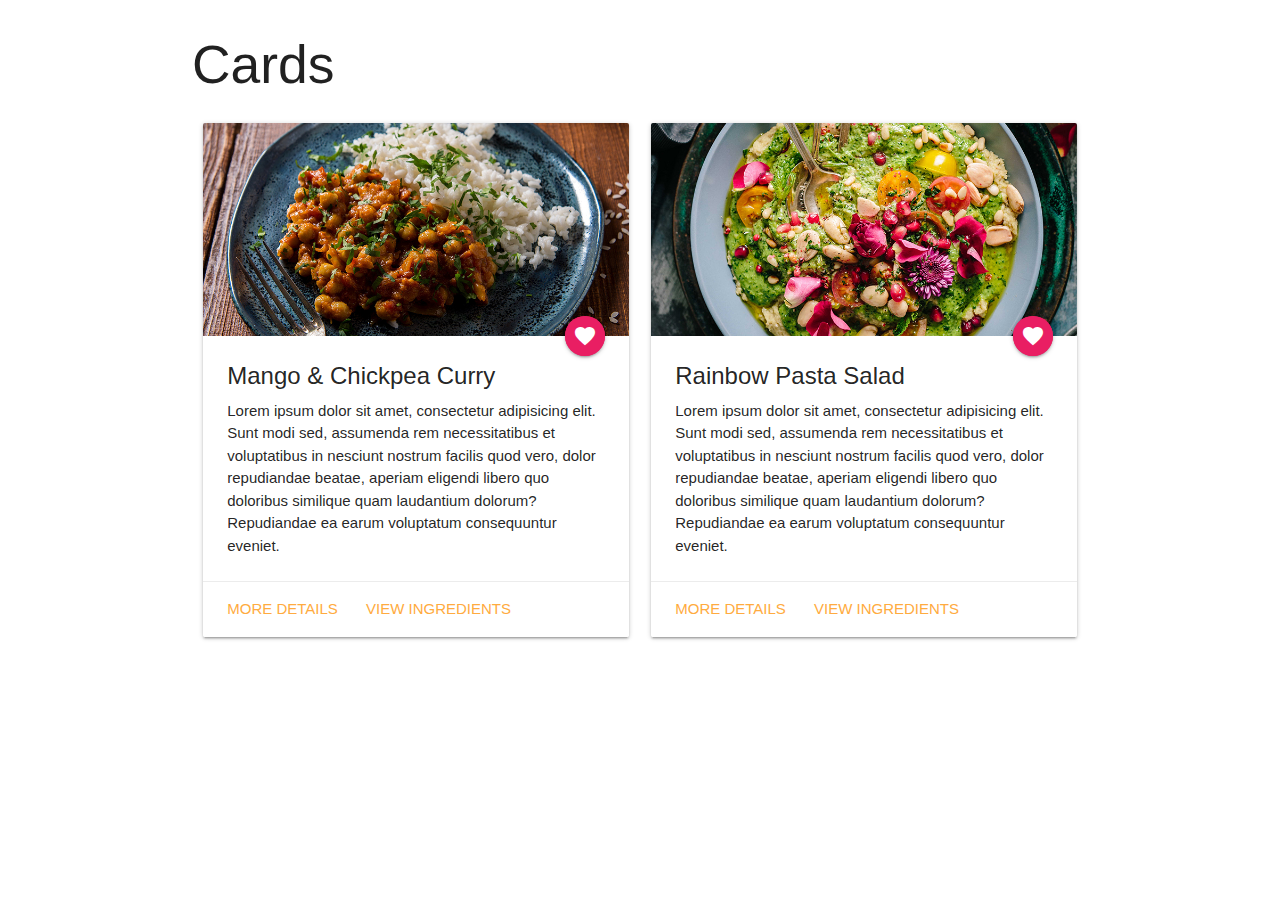
<file: index.html>
<html lang="en">
  <head>
    <meta charset="UTF-8">
    <meta name="viewport" content="width=device-width, initial-scale=1.0">
    <!--Import Google Icon Font-->
    <link href="https://fonts.googleapis.com/icon?family=Material+Icons" rel="stylesheet">
    <!-- Compiled and minified CSS -->
    <link rel="stylesheet" href="https://cdnjs.cloudflare.com/ajax/libs/materialize/1.0.0/css/materialize.min.css">
    <title>Materialize CSS</title>
  </head>
  <body>
    <div class="container">
      <h2>Cards</h2>
      <div class="row">
        <div class="col s12 l6">
          <div class="card">
            <div class="card-image">
              <img src="curry.jpg" alt="">
              <a href="#" class="halfway-fab btn-floating pink pulse">
                <i class="material-icons">favorite</i>
              </a>
            </div>
            <div class="card-content">
              <span class="card-title">Mango & Chickpea Curry</span>
              <p>Lorem ipsum dolor sit amet, consectetur adipisicing elit. Sunt modi sed, assumenda rem necessitatibus et voluptatibus in nesciunt nostrum facilis quod vero, dolor repudiandae beatae, aperiam eligendi libero quo doloribus similique quam laudantium dolorum? Repudiandae ea earum voluptatum consequuntur eveniet.</p>
            </div>
            <div class="card-action">
              <a href="#">More Details</a>
              <a href="#">View Ingredients</a>
            </div>
          </div>
        </div>
        <div class="col s12 l6">
          <div class="card">
            <div class="card-image">
              <img src="pasta.jpg" alt="">
              <a href="#" class="halfway-fab btn-floating pink pulse">
                <i class="material-icons">favorite</i>
              </a>
            </div>
            <div class="card-content">
              <span class="card-title">Rainbow Pasta Salad</span>
              <p>Lorem ipsum dolor sit amet, consectetur adipisicing elit. Sunt modi sed, assumenda rem necessitatibus et voluptatibus in nesciunt nostrum facilis quod vero, dolor repudiandae beatae, aperiam eligendi libero quo doloribus similique quam laudantium dolorum? Repudiandae ea earum voluptatum consequuntur eveniet.</p>
            </div>
            <div class="card-action">
              <a href="#">More Details</a>
              <a href="#">View Ingredients</a>
            </div>
          </div>
        </div>
      </div>
    </div>
    <script src="https://code.jquery.com/jquery-3.7.0.min.js"></script>
    <!-- Compiled and minified JavaScript -->
    <script src="https://cdnjs.cloudflare.com/ajax/libs/materialize/1.0.0/js/materialize.min.js"></script>
  </body>
</html>
</file>
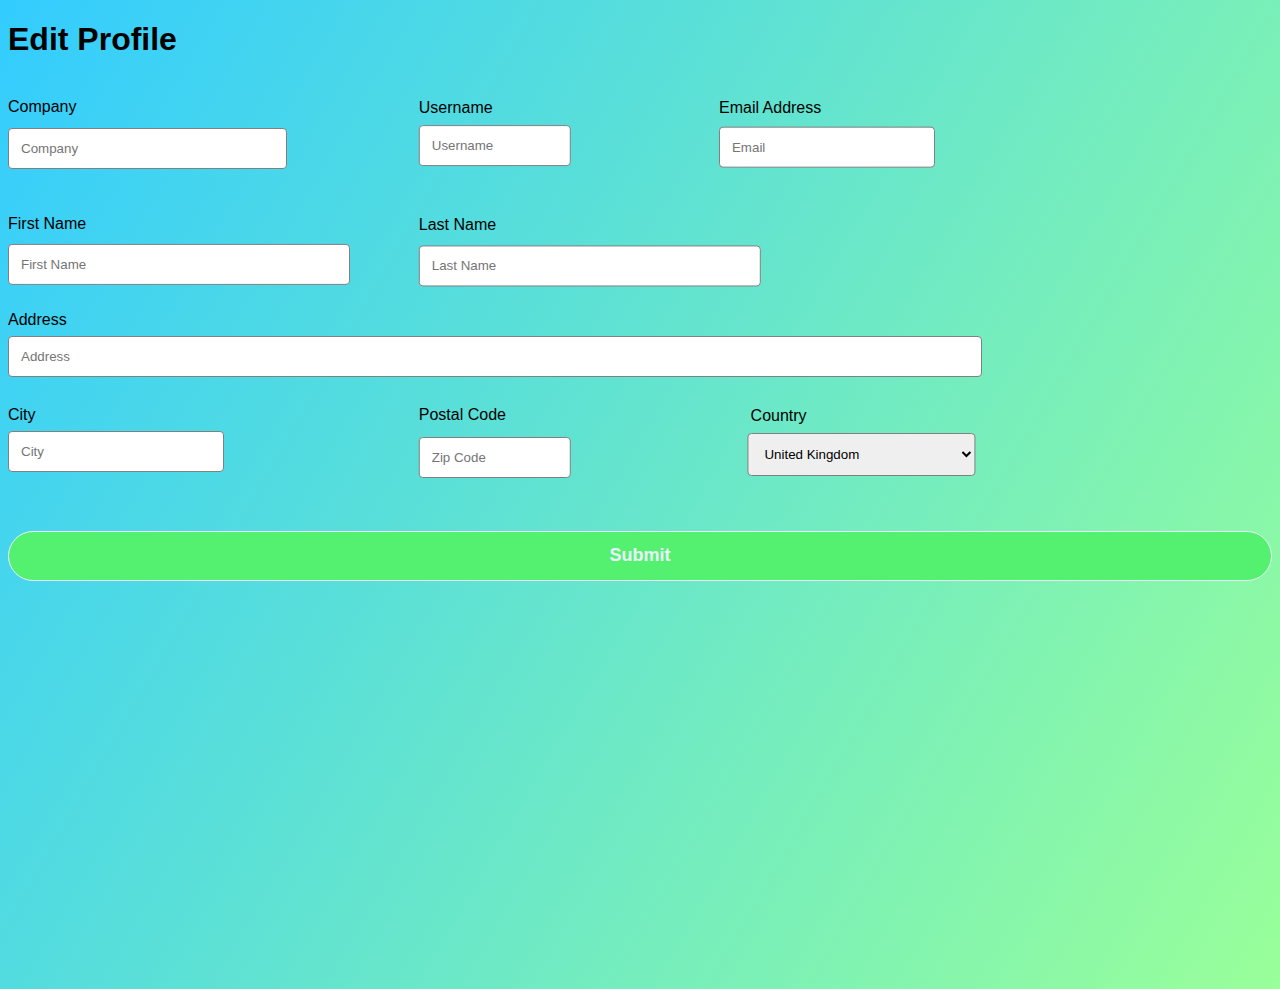
<file: Form.html>
<!DOCTYPE html>
<html lang="en">
    <head>
        <meta charset="UTF-8">
        <meta name="viewport" content="width=device-width, initial-scale=1.0">
        <title>Form</title>
        <link rel="stylesheet" href="Form.css">
        
    </head>   

    <body>
        <h1>Edit Profile</h1>
        <form method="get">
            <div class="row">
                <div class="col-1">
                    <label>Company</label>
                </div>
                <div class="col-2">
                    <input type="text" name="company" placeholder="Company" required>
                </div>
            </div>
            <div class="row">
                <div class="col-3">
                    <label>Username</label>
                </div>
                <div class="col-4">
                    <input type="text" name="username" placeholder="Username" required>
                </div>
            </div>
            <div class="row">
                <div class="col-5">
                    <label>Email Address</label>
                </div>
                <div class="col-6">
                    <input type="text" name="email" placeholder="Email" required>
                </div>
            </div>
            <div class="row">
                <div class="col-7">
                    <label>First Name</label>
                </div>
                <div class="col-8">
                    <input type="text" name="fName" placeholder="First Name" required>
                </div>
            </div>
            <div class="row">
                <div class="col-71">
                    <label>Last Name</label>
                </div>
                <div class="col-81">
                    <input type="text" name="lName" placeholder="Last Name" required>
                </div>
            </div>
            <div class="row">
                <div class="col-9">
                    <label>Address</label>
                </div>
                <div class="col-10">
                    <input type="text" name="address" placeholder="Address" required>
                </div>
            </div>
            <div class="row">
                <div class="col-51">
                    <label>City</label>
                </div>
                <div class="col-61">
                    <input type="text" name="city" placeholder="City" required>
                </div>
            </div>
            <div class="row">
                <div class="col-31">
                    <label>Postal Code</label>
                </div>
                <div class="col-41">
                    <input type="text" name="postal" placeholder="Zip Code" required>
                </div>
            </div>
            <div class="row">
                <div class="col-11">
                    <label>Country</label>
                </div>
                <div class="col-12">
                    <select type="text" name="country" placeholder="Country">
                        <option value="united kingdom">United Kingdom</option>
                        <option value="australia">Australia</option>
                        <option value="germany">Germany</option>
                        <option value="india">India</option>
                        <option value="united states">United States</option>
                    </select>
                </div>
            </div>
            <input type="submit" value="Submit">
        </form>  
    </body>
</html>
</file>
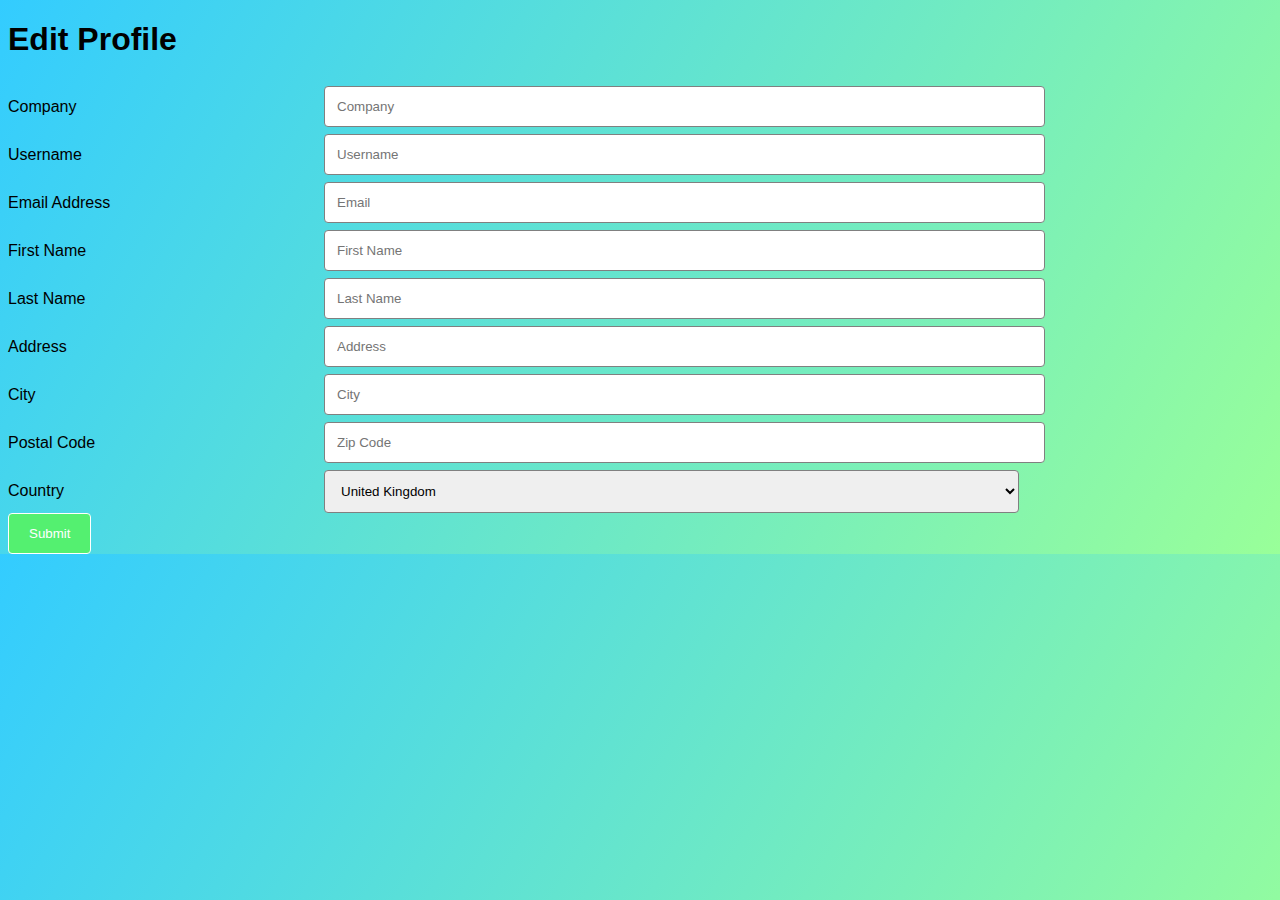
<file: Form2.html>
<!DOCTYPE html>
<html lang="en">
    <head>
        <meta charset="UTF-8">
        <meta name="viewport" content="width=device-width, initial-scale=1.0">
        <title>Form</title>
        <link rel="stylesheet" href="Form2.css">
        
    </head>   

    <body>
        <h1>Edit Profile</h1>
        <form method="get">
            <div class="row">
                <div class="col-7">
                    <label>Company</label>
                </div>
                <div class="col-8">
                    <input type="text" name="company" placeholder="Company" required>
                </div>
            </div>
            <div class="row">
                <div class="col-7">
                    <label>Username</label>
                </div>
                <div class="col-8">
                    <input type="text" name="username" placeholder="Username" required>
                </div>
            </div>
            <div class="row">
                <div class="col-7">
                    <label>Email Address</label>
                </div>
                <div class="col-8">
                    <input type="text" name="email" placeholder="Email" required>
                </div>
            </div>
            <div class="row">
                <div class="col-7">
                    <label>First Name</label>
                </div>
                <div class="col-8">
                    <input type="text" name="fName" placeholder="First Name" required>
                </div>
            </div>
            <div class="row">
                <div class="col-7">
                    <label>Last Name</label>
                </div>
                <div class="col-8">
                    <input type="text" name="lName" placeholder="Last Name" required>
                </div>
            </div>
            <div class="row">
                <div class="col-7">
                    <label>Address</label>
                </div>
                <div class="col-8">
                    <input type="text" name="address" placeholder="Address" required>
                </div>
            </div>
            <div class="row">
                <div class="col-7">
                    <label>City</label>
                </div>
                <div class="col-8">
                    <input type="text" name="city" placeholder="City" required>
                </div>
            </div>
            <div class="row">
                <div class="col-7">
                    <label>Postal Code</label>
                </div>
                <div class="col-8">
                    <input type="text" name="postal" placeholder="Zip Code" required>
                </div>
            </div>
            <div class="row">
                <div class="col-7">
                    <label>Country</label>
                </div>
                <div class="col-8">
                    <select type="text" name="country" placeholder="Country">
                        <option value="united kingdom">United Kingdom</option>
                        <option value="australia">Australia</option>
                        <option value="germany">Germany</option>
                        <option value="india">India</option>
                        <option value="united states">United States</option>
                    </select>
                </div>
            </div>
            <input type="submit" value="Submit">
        </form>  
    </body>
</html>
</file>
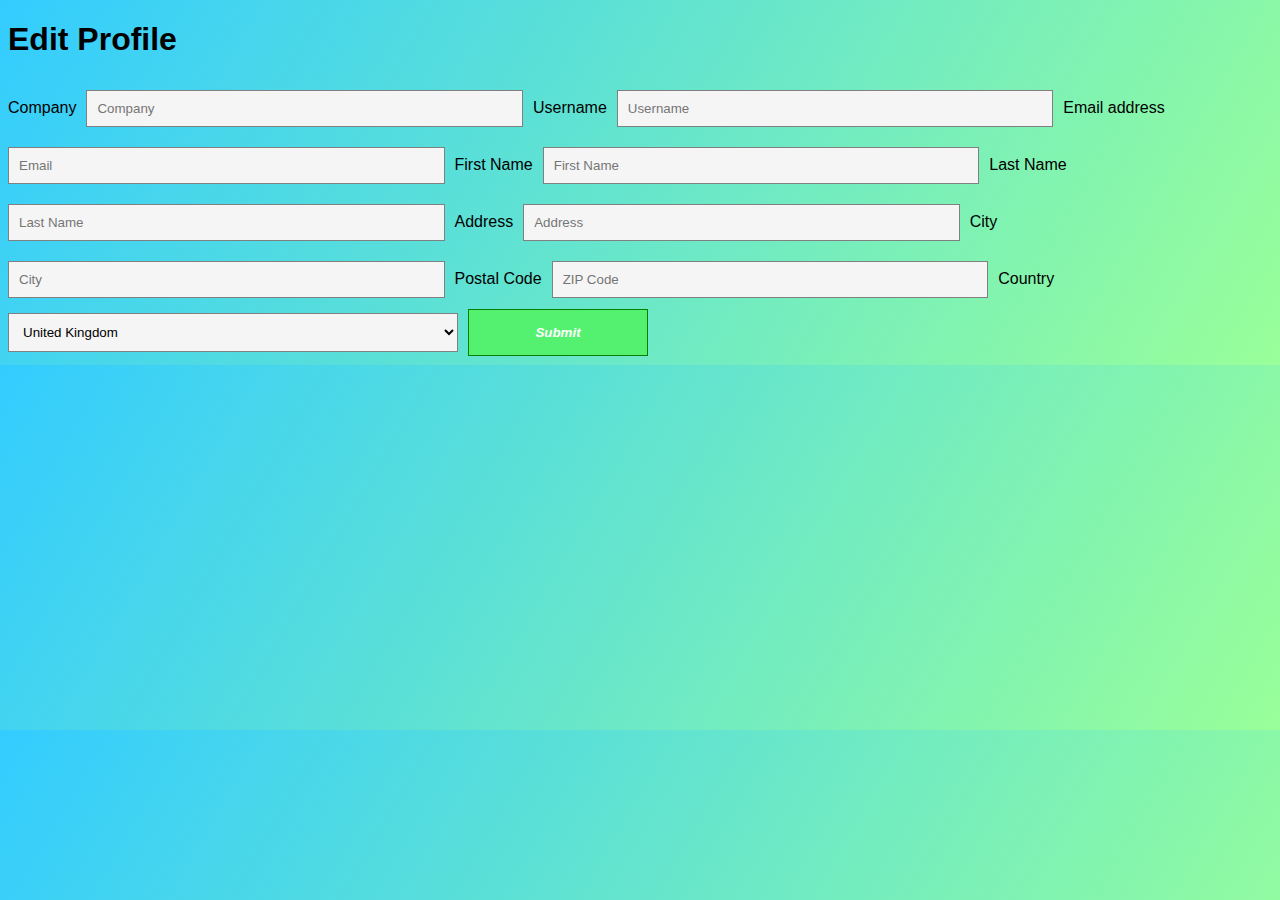
<file: Form4.html>
<!DOCTYPE html>
<html lang="en">
    <head>
        <meta charset="UTF-8">
        <meta name="viewport" content="width=device-width, initial-scale=1.0">
        <title>Form</title>
        <link rel="stylesheet" href="Form4.css">
        
    </head>   

    <body>
        <h1>Edit Profile</h1>
        <form class="form" action="action_page.php" method="post">
            <label for="company">Company</label>
            <input type="text" id="company" placeholder="Company" name="company">
            <label for="username">Username</label>
            <input type="text" id="username" placeholder="Username" name="username">
            <label for="email">Email address</label>
            <input type="email" id="email" placeholder="Email" name="email">
            <label for="fName">First Name</label>
            <input type="text" id="fName" placeholder="First Name" name="fName">
            <label for="lName">Last Name</label>
            <input type="text" id="lName" placeholder="Last Name" name="lName">
            <label for="address">Address</label>
            <input type="text" id="address" placeholder="Address" name="address">
            <label for="city">City</label>
            <input type="text" id="city" placeholder="City" name="city">
            <label for="postal">Postal Code</label>
            <input type="text" id="postal" placeholder="ZIP Code" name="postal">
            <label for="country">Country</label>
            <select type="text" id="country" name="country" placeholder="Country">
                <option value="united kingdom">United Kingdom</option>
                <option value="australia">Australia</option>
                <option value="germany">Germany</option>
                <option value="india">India</option>
                <option value="united states">United States</option>
            </select>
            <button type="submit"><b>Submit</b></button>
          </form>
    </body>
</html>
</file>
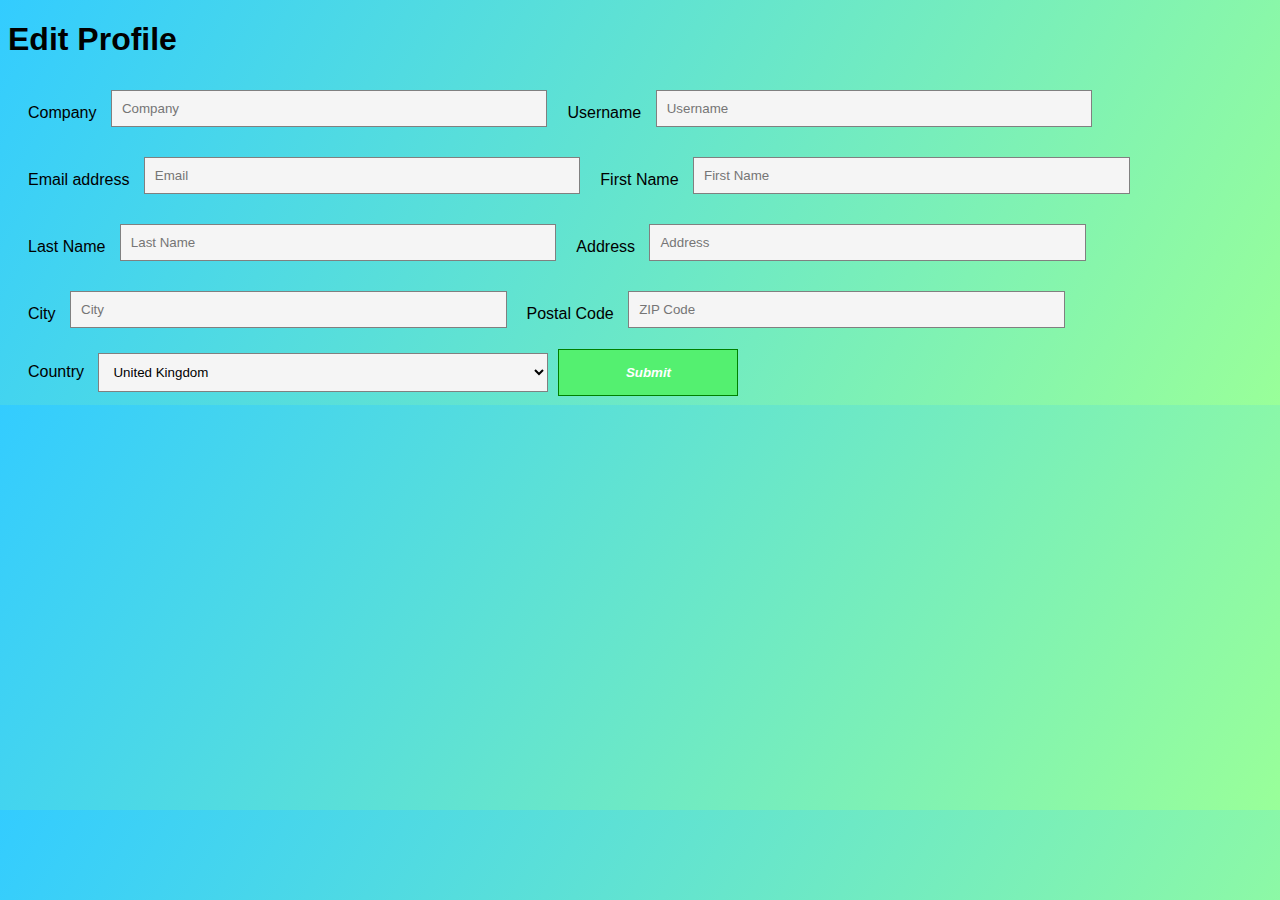
<file: Form5.html>
<!DOCTYPE html>
<html lang="en">
    <head>
        <meta charset="UTF-8">
        <meta name="viewport" content="width=device-width, initial-scale=1.0">
        <title>Form</title>
        <link rel="stylesheet" href="Form5.css">
        
    </head>   

    <body>
        <h1>Edit Profile</h1>
        <div class="container">
            <form class="form" action=" " method="get">
                <div class="form-control">
                    <label for="company">Company</label>
                    <input type="text" id="company" placeholder="Company" name="company" autocomplete="off">
                    <small>Error Message</small>
                </div>

                <div class="form-control">
                    <label for="username">Username</label>
                    <input type="text" id="username" placeholder="Username" name="username" autocomplete="off" required>
                    <small>Error Message</small>
                </div>

                <div class="form-control">
                    <label for="email">Email address</label>
                    <input type="email" id="email" placeholder="Email" name="email" autocomplete="off" required>
                    <small>Error Message</small>
                </div>

                <div class="form-control">
                    <label for="fName">First Name</label>
                    <input type="text" id="fName" placeholder="First Name" name="fName" autocomplete="off" required>
                    <small>Error Message</small>
                </div>

                <div class="form-control">
                    <label for="lName">Last Name</label>
                    <input type="text" id="lName" placeholder="Last Name" name="lName" autocomplete="off" required>
                    <small>Error Message</small>
                </div>

                <div class="form-control">
                    <label for="address">Address</label>
                    <input type="text" id="address" placeholder="Address" name="address" autocomplete="off">
                    <small>Error Message</small>
                </div>

                <div class="form-control">
                    <label for="city">City</label>
                    <input type="text" id="city" placeholder="City" name="city" autocomplete="off">
                    <small>Error Message</small>
                </div>

                <div class="form-control">
                    <label for="postal">Postal Code</label>
                    <input type="text" id="postal" placeholder="ZIP Code" name="postal" autocomplete="off">
                    <small>Error Message</small>
                </div>

                <div class="form-control">
                    <label for="country">Country</label>
                    <select type="text" id="country" name="country" placeholder="Country" autocomplete="off">
                        <option value="united kingdom">United Kingdom</option>
                        <option value="australia">Australia</option>
                        <option value="germany">Germany</option>
                        <option value="india">India</option>
                        <option value="united states">United States</option>
                    </select>
                    <small>Error Message</small>
                </div>

                <button type="submit"><b>Submit</b></button>
            </form>
        </div>
        
        <script src="Form5.js"></script>

    </body>
</html>
</file>
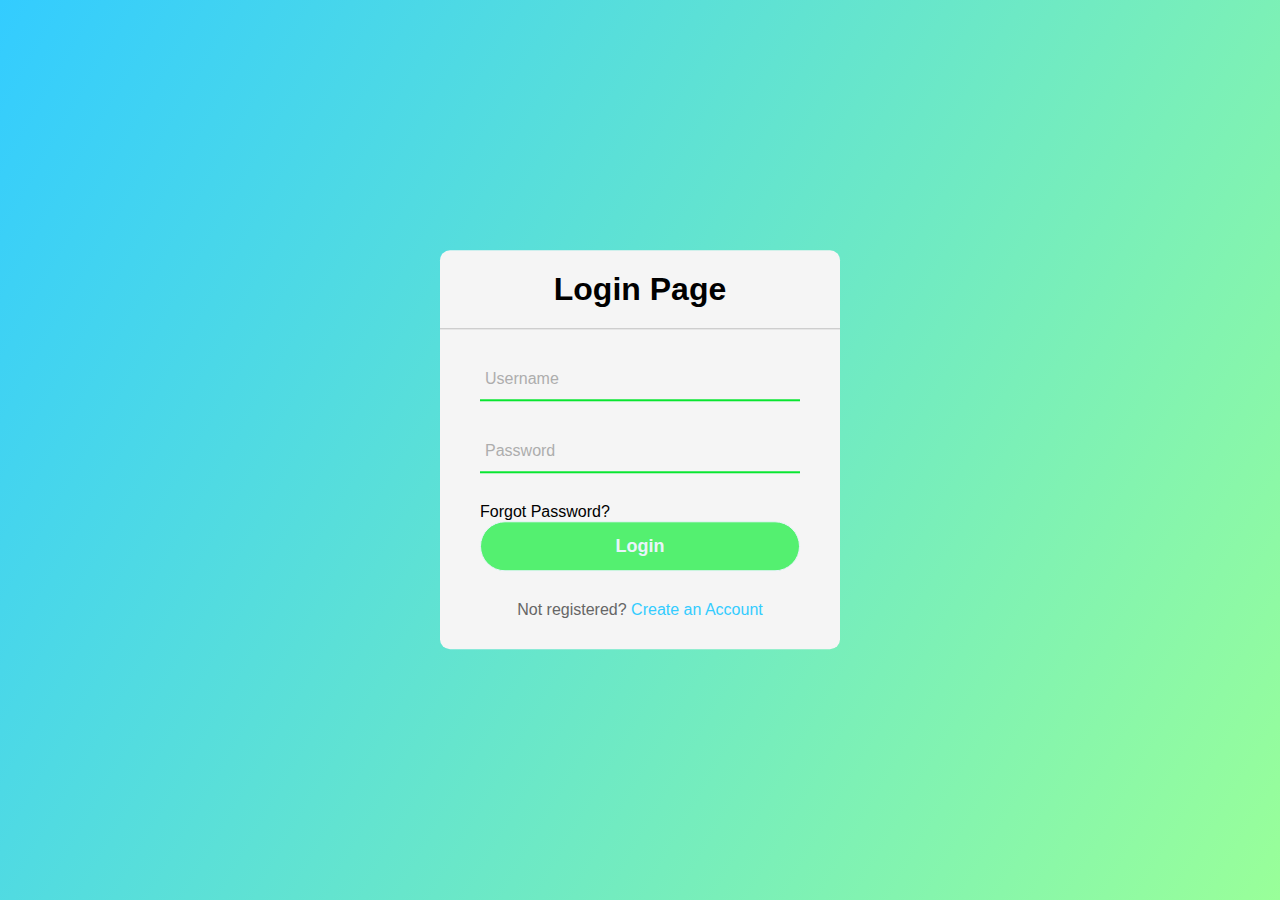
<file: Sample.html>
<!DOCTYPE html>
<html lang="en">
    <head>
        <meta charset="UTF-8">
        <meta name="viewport" content="width=device-width, initial-scale=1.0">
        <title>Login Form</title>
        <link rel="stylesheet" href="Sample.css">
    </head>    
    <body>
        <div class="center">
            <h1>Login Page</h1>
            <form method="post">
                <div class="txt_field">
                    <input type="text" required>
                    <label> Username</label>
                </div>
                <div class="txt_field">
                    <input type="text" required>
                    <label> Password</label>
                </div>
                <div class="pass">Forgot Password?</div>
                <input type="submit" value="Login">
                <div class="signup_link">
                   Not registered? <a href="#">Create an Account</a> 
                </div>
            </form>
        </div>
    </body>
</file>
<file: Form.css>
body {
    box-sizing: border-box;
    display: block;
    background: linear-gradient(120deg, #33ccff, #99ff99) ;
}

h1{
    font-family: Arial, Helvetica, sans-serif;
}
input[type=text], select{
    width: 100%;
    padding: 12px;
    border: 1px  solid grey;
    border-radius: 4px;
    resize: vertical;
    font-family: Verdana, Geneva, Tahoma, sans-serif;
}

label {
    padding: 12px 0;
    display: inline-block;
    font: 1em sans-serif;
}

.col-1 {
    float: left;
    width: 25%;
    margin-top: 6px;
  }

.col-2 {
    float: bottom;
    width: 20%;
    margin-top: 6px;
}

.col-3 {
    float: left;
    width: 25%;
    margin-top: 6px;
    translate: 130%;
    transform: translateY(-225%);
}

.col-4 {
    float: bottom;
    width: 10%;
    margin-top: 6px;
    translate: 325%;
    transform: translateY(-110%);
}
.col-31 {
    float: left;
    width: 25%;
    margin-top: 6px;
    translate: 130%;
    transform: translateY(-850%);
}

.col-41 {
    float: bottom;
    width: 10%;
    margin-top: 6px;
    translate: 325%;
    transform: translateY(-400%);
}

.col-5 {
    float: left;
    width: 25%;
    margin-top: 6px;
    translate: 225%;
    transform: translateY(-450%);

}

.col-6 {
    float: bottom;
    width: 15%;
    margin-top: 6px;
    translate: 375%;
    transform: translateY(-215%);
}

.col-51 {
    float: left;
    width: 25%;
    margin-top: 6px;
    transform: translateY(-625%);

}

.col-61 {
    float: bottom;
    width: 15%;
    margin-top: 6px;
    transform: translateY(-300%);
}

.col-7 {
    float: left;
    width: 25%;
    margin-top: 6px;
    transform: translateY(-400%);
}

.col-8 {
    float: bottom;
    width: 25%;
    margin-top: 6px;
    transform: translateY(-190%);
}

.col-71 {
    float: left;
    width: 25%;
    margin-top: 6px;
    translate: 130%;
    transform: translateY(-625%);
}

.col-81 {
    float: bottom;
    width: 25%;
    margin-top: 6px;
    translate: 130%;
    transform: translateY(-295%);
}

.col-9 {
    float: left;
    width: 25%;
    margin-top: 6px;
    transform: translateY(-625%);
}

.col-10 {
    float: bottom;
    width: 75%;
    margin-top: 6px;
    transform: translateY(-300%);
}

.col-11 {
    float: left;
    width: 25%;
    margin-top: 6px;
    translate: 235%;
    transform: translateY(-1075%);
}

.col-12 {
    float: bottom;
    width: 18%;
    margin-top: 6px;
    translate: 325%;
    transform: translateY(-500%);
}

.container form.row{
    display: flex;
    
}
.row::after {
    content:none;
    display: table;
}

input[type= "submit"]{
    width: 100%;
    height: 50px;
    border: 1px solid;
    background: #54f070;
    border-radius: 25px;
    font-size: 18px;
    color: #e9f4fb;
    font-weight: 700;
    cursor: pointer;
    outline: none;
    transform: translateY(-800%);
}

input[type= "submit"] :hover{
    border-color: #54f070;
    transition: .5s;
}

@media screen and (max-width: 600px) {
    .col-1, .col-2,.col-3, .col-4,.col-31, .col-41,.col-5, .col-6,.col-51, .col-61,.col-7, .col-8,.col-71, .col-81,.col-9, .col-10,.col-11, .col-12{
      width: 100%;
      margin-top: 0;
    }
}
</file>
<file: Form2.css>
body {
    box-sizing: border-box;
    display: block;
    background: linear-gradient(120deg, #33ccff, #99ff99) ;
}

h1{
    font-family: Arial, Helvetica, sans-serif;
}
input[type=text], select{
    width: 100%;
    padding: 12px;
    border: 1px  solid grey;
    border-radius: 4px;
    resize: vertical;
    font-family: Verdana, Geneva, Tahoma, sans-serif;
    
}

label {
    padding: 12px  0;
    display: inline-block;
    font: 1em sans-serif;
}


.col-7 {
    float: left;
    width: 25%;
    margin-top: 6px;
}

.col-8 {
    float: left;
    width: 55%;
    margin-top: 6px;
}

.row::after{
    content: " ";
    display: table;
    clear: both;
}

input[type= "submit"]{
    background-color: #54f070;
    color: white;
    border-color: green;
    padding: 12px 20px;
    border: 1px solid;
    border-radius: 4px;
    cursor: pointer;
    float: left ;
}

input[type= "submit"] :hover{
    border-color: #54f070;
}

@media screen and (max-width: 600px) {
    .col-7, .col-8{
      width: 100%;
      margin-top: 0;
      float: bottom;
    }
}
</file>
<file: Form4.css>
body {
    background: linear-gradient(120deg, #33ccff, #99ff99) ;
    font-family: Arial, Helvetica, sans-serif;
}
* {
    box-sizing: border-box;
}

.form {  
  display: flex;
  flex-flow: row wrap;
  align-items: center;
}

.form label {
  margin: 5px 10px 5px 0;
  font: sans-serif;
  font-size: 16px;
}

.form input  {
  vertical-align: middle;
  margin: 10px 10px 10px 0;
  padding: 10px;
  background-color:whitesmoke;
  border: 1px solid gray;
  width: 48.5vh;
}

.form select {
    vertical-align: middle;
    margin: 5px 10px 5px 0;
    padding: 10px;
    background-color:whitesmoke;
    border: 1px solid gray;
    width: 50vh;

}

.form button {
  padding: 15px 20px;
  background-color: #54f070;
  border: 1px solid green;
  color: white;
  cursor: pointer;
  font-style: italic;
  width: 20vh;
  float: left;
}

.form button:hover {
  background-color: #54f070;
}

@media (max-width: 600px) {
  .form input {
    margin: 10px 0;
  }
  
  .form {
    flex-direction: column;
    align-items: stretch;
  }
}
</file>
<file: Form5.css>
:root{
  --success-color: rgb(12, 171, 12);
  --error-color: #e92611;
}

body {
    background: linear-gradient(120deg, #33ccff, #99ff99) ;
    font-family: Arial, Helvetica, sans-serif;
}
* {
    box-sizing: border-box;
}

.form {  
  display: flex;
  flex-flow: row wrap;
  align-items: center;
  padding-left: 20px;
}

.form-control label {
  margin: 5px 10px 5px 0;
  font: sans-serif;
  font-size: 16px;
}

.form-control input  {
  vertical-align: middle;
  margin: 10px 20px 20px 0;
  padding: 10px;
  background-color:whitesmoke;
  border: 1px solid gray;
  width: 48.5vh;
}

.form-control input:focus{
  outline: 0;
  border-color: dimgray;
}

.form-control.success input{
  border-color: var(--success-color) ;
}

.form-control.error input{
  border-color: var(--error-color) ;
}

.form-control small{
  color: var(--error-color) ;
  position: absolute;
  bottom: 0;
  left: 0;
  visibility: hidden;
}

.form-control.error small{
  visibility: visible;
}

.form-control select {
  vertical-align: middle;
  margin: 5px 10px 5px 0;
  padding: 10px;
  background-color:whitesmoke;
  border: 1px solid gray;
  width: 50vh;

}

.form button {
  padding: 15px 20px;
  background-color: #54f070;
  border: 1px solid green;
  color: white;
  cursor: pointer;
  font-style: italic;
  width: 20vh;
  float: left;
}

.form button:hover {
  background-color: #54f070;
}

@media (max-width: 600px) {
  .form-control input {
    margin: 10px 0;
  }
  
  .form-control {
    flex-direction: column;
    align-items: stretch;
  }
}
</file>
<file: Sample.css>
body{
    margin: 0;
    padding: 0;
    font-family:Verdana, Geneva, Tahoma, sans-serif;
    background: linear-gradient(120deg, #33ccff, #99ff99) ;
    height: 100vh;
    overflow: hidden;
}

.center{
    position: absolute;
    top: 50%;
    left: 50%;
    transform: translate(-50%, -50%);
    width: 400px;
    background: whitesmoke;
    border-radius: 10px;
}

.center h1{
    text-align: center;
    padding: 0 0 20px 0;
    border-bottom: 1px solid silver;
}

.center form{
    padding: 0 40px;
    box-sizing: border-box;
}

form .txt_field{
    position: relative;
    border-bottom: 2px solid #08e630;
    margin: 30px 0;
}

.txt_field input{
    width: 100%;
    padding: 0 5px;
    height: 40px;
    font-size: 16px;
    border: none;
    background: none;
    outline: none;
}

.txt_field label{
    position: absolute;
    top: 50%;
    left: 5px;
    color: #adadad;
    transform: translateY(-50%);
    font-size: 16px;
    pointer-events: none;
    transition: 1s;
}

.txt_field span::before{
    content: '';
    position: absolute;
    top: 40px;
    left: 0;
    width: 100%;
    height: 2px;
    background: #07c1c7;
}

.txt_field input:focus ~label,
.txt_field input:valid ~label{
    top: -5px;
    color:#07c1c7 ;
}

.txt_field input:focus ~span::before,
.txt_field input:valid ~span::before{
    width: 100%;
}

.pass:hover{
    text-decoration: underline;
}

input[type= "submit"]{
    width: 100%;
    height: 50px;
    border: 1px solid;
    background: #54f070;
    border-radius: 25px;
    font-size: 18px;
    color: #e9f4fb;
    font-weight: 700;
    cursor: pointer;
    outline: none;
}

input[type= "submit"] :hover{
    border-color: #54f070;
    transition: .5s;
}

.signup_link{
    margin: 30px 0;
    text-align: center;
    font-size: 16px;
    color: #666666;
}

.signup_link a{
    color: #33ccff;
    text-decoration: none;
}

.signup_link a:hover{
    text-decoration: underline;
}
</file>
